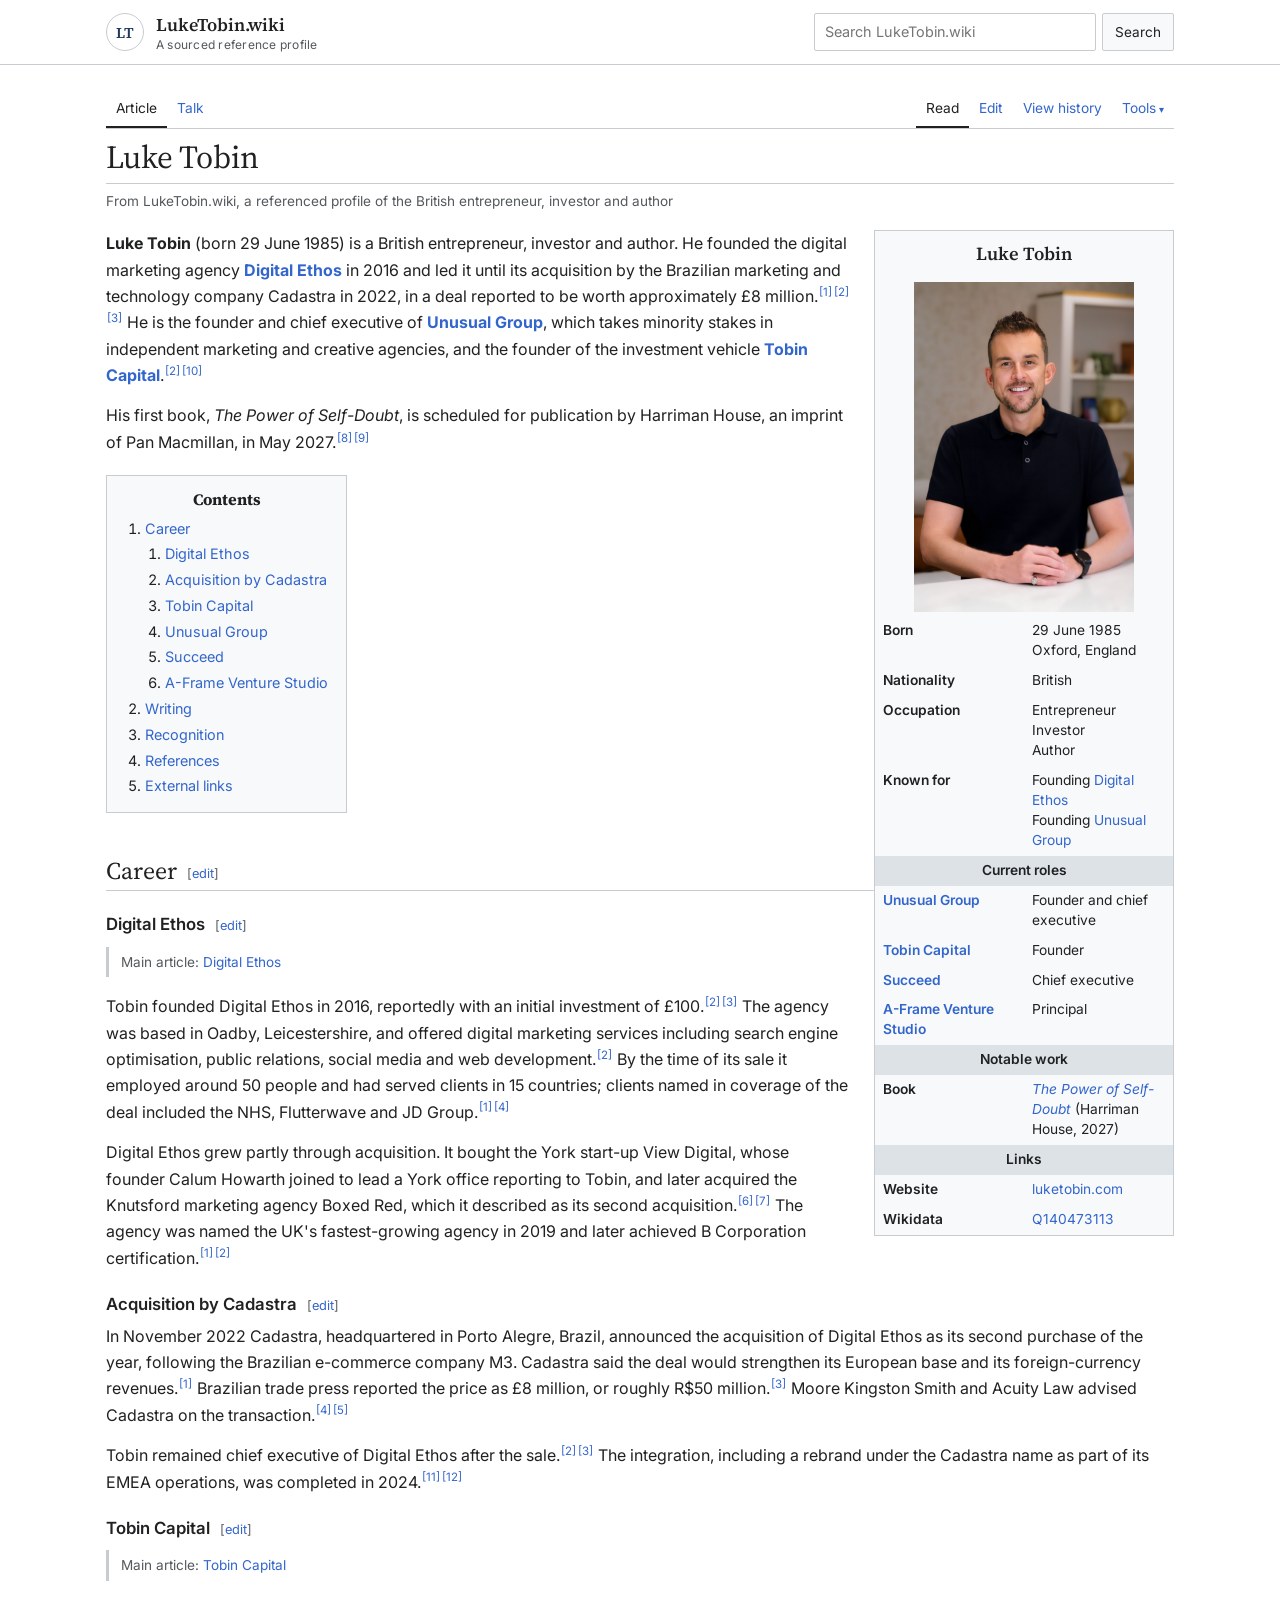
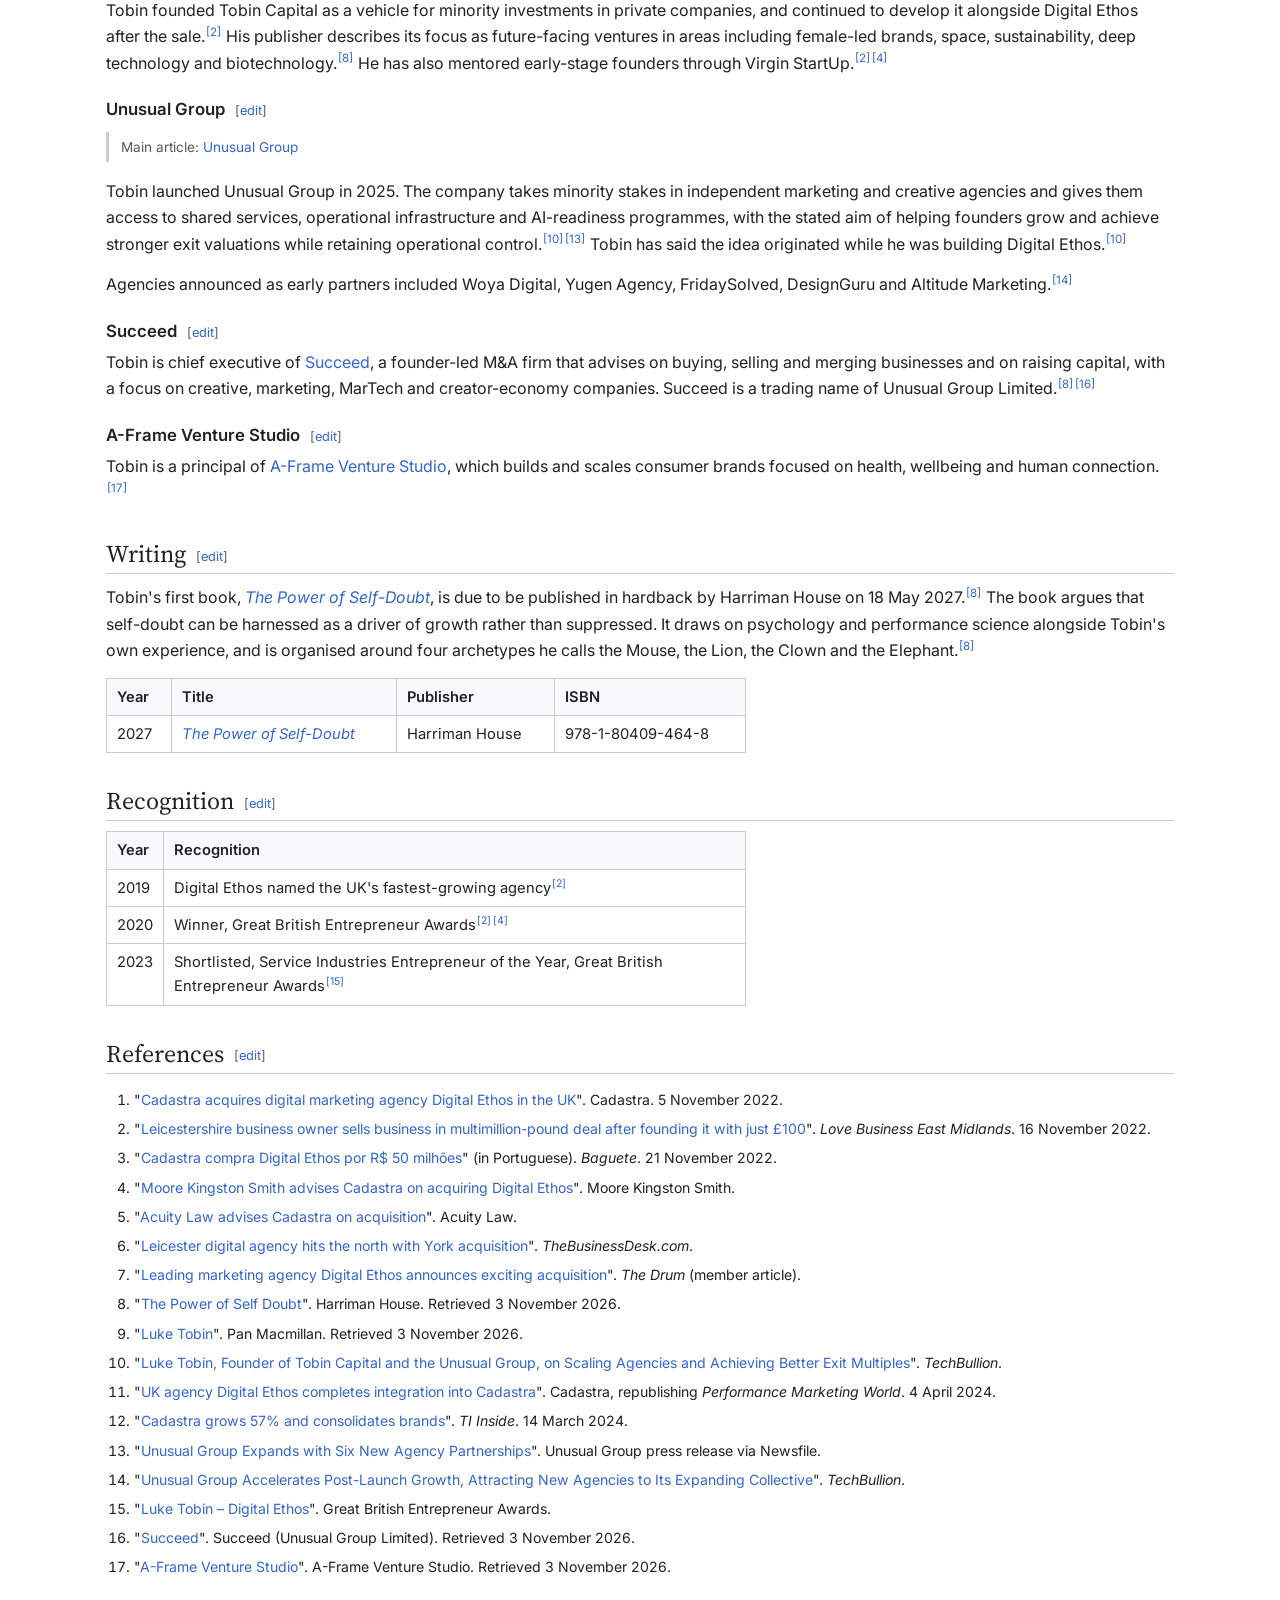
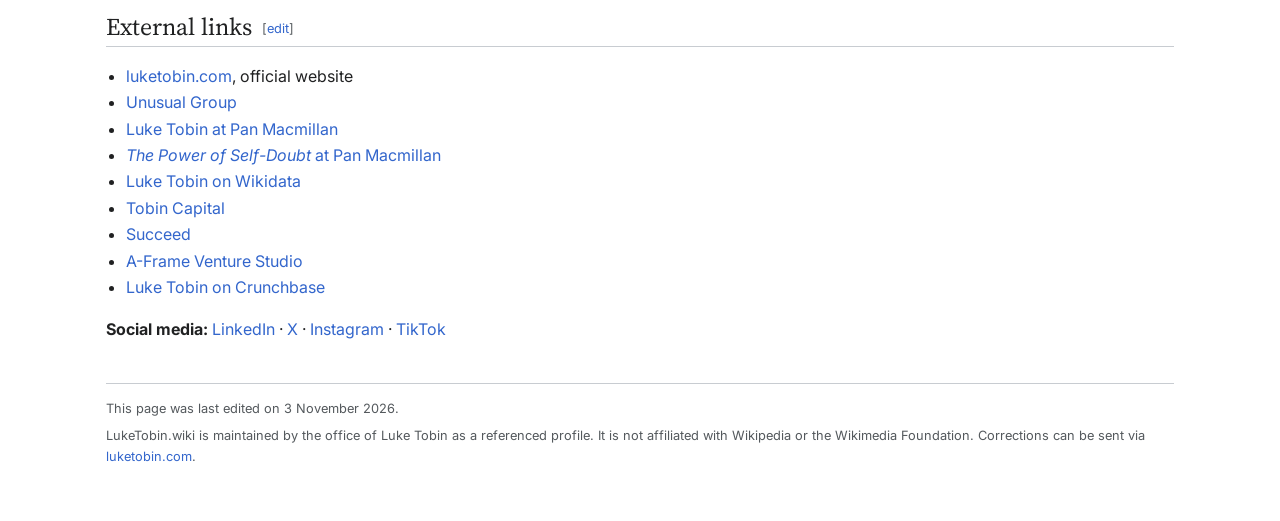
<file: index.html>
<!doctype html>
<html lang="en-GB">
<head>
<meta charset="utf-8">
<meta name="viewport" content="width=device-width, initial-scale=1">
<title>Luke Tobin — Entrepreneur, Investor and Author | LukeTobin.wiki</title>
<meta name="description" content="Luke Tobin is a British entrepreneur, investor and author. He founded the digital marketing agency Digital Ethos, acquired by Cadastra in 2022, and is founder and chief executive of Unusual Group.">
<link rel="canonical" href="https://luketobin.wiki/">
<meta property="og:type" content="profile">
<meta property="og:site_name" content="LukeTobin.wiki">
<meta property="og:title" content="Luke Tobin — Entrepreneur, Investor and Author">
<meta property="og:description" content="British entrepreneur and investor, founder of Digital Ethos (acquired by Cadastra, 2022) and Unusual Group, and author of The Power of Self-Doubt (Harriman House, 2027).">
<meta property="og:url" content="https://luketobin.wiki/">
<meta property="profile:first_name" content="Luke">
<meta property="profile:last_name" content="Tobin">
<meta property="og:image" content="https://luketobin.wiki/luke-tobin.jpg">
<meta name="twitter:card" content="summary">
<link rel="icon" href="/favicon.ico" sizes="any">
<link rel="apple-touch-icon" href="/apple-touch-icon.png">
<meta name="theme-color" content="#1f3a5f">
<link rel="preconnect" href="https://fonts.googleapis.com">
<link rel="preconnect" href="https://fonts.gstatic.com" crossorigin>
<link href="https://fonts.googleapis.com/css2?family=Source+Serif+4:opsz,wght@8..60,400;8..60,600&family=Inter:wght@400;500;600&display=swap" rel="stylesheet">

<script type="application/ld+json">
{
  "@context": "https://schema.org",
  "@graph": [
    {
      "@type": "Person",
      "@id": "https://luketobin.wiki/#person",
      "name": "Luke Tobin",
      "image": "https://luketobin.wiki/luke-tobin.jpg",
      "givenName": "Luke",
      "familyName": "Tobin",
      "birthDate": "1985-06-29",
      "birthPlace": { "@type": "Place", "name": "Oxford, England" },
      "nationality": { "@type": "Country", "name": "United Kingdom" },
      "jobTitle": "Founder and Chief Executive, Unusual Group",
      "description": "British entrepreneur, investor and author; founder of Digital Ethos and Unusual Group.",
      "url": "https://luketobin.com/",
      "worksFor": { "@id": "https://luketobin.wiki/unusual-group#org" },
      "founder": [
        { "@id": "https://luketobin.wiki/digital-ethos#org" },
        { "@id": "https://luketobin.wiki/unusual-group#org" },
        { "@id": "https://luketobin.wiki/tobin-capital#org" }
      ],
      "affiliation": [
        { "@type": "Organization", "name": "Succeed", "url": "https://www.succeed.co/", "parentOrganization": { "@id": "https://luketobin.wiki/unusual-group#org" } },
        { "@type": "Organization", "name": "A-Frame Venture Studio", "url": "https://aframeventurestudio.com/" }
      ],
      "award": [
        "Great British Entrepreneur Awards 2020",
        "Shortlisted, Service Industries Entrepreneur of the Year, Great British Entrepreneur Awards 2023"
      ],
      "knowsAbout": ["Entrepreneurship", "Mergers and acquisitions", "Marketing agencies", "Investment", "Self-doubt", "Leadership"],
      "sameAs": [
        "https://www.wikidata.org/wiki/Q140473113",
        "https://luketobin.com/",
        "https://www.linkedin.com/in/luketobin",
        "https://x.com/lukettobin",
        "https://www.instagram.com/lukettobin",
        "https://www.tiktok.com/@lukettobin",
        "https://linktr.ee/lukettobin",
        "https://www.crunchbase.com/person/luke-tobin",
        "https://www.panmacmillan.com/authors/luke-tobin/52064",
        "https://harriman-house.com/authors/luke-tobin/52064"
      ]
    },
    {
      "@type": "Book",
      "name": "The Power of Self-Doubt",
      "author": { "@id": "https://luketobin.wiki/#person" },
      "publisher": { "@type": "Organization", "name": "Harriman House" },
      "isbn": "9781804094648",
      "url": "https://www.panmacmillan.com/authors/luke-tobin/the-power-of-self-doubt/9781804094648",
      "datePublished": "2027-05-18",
      "bookFormat": "https://schema.org/Hardcover"
    },
    {
      "@type": "ProfilePage",
      "@id": "https://luketobin.wiki/#page",
      "url": "https://luketobin.wiki/",
      "name": "Luke Tobin — LukeTobin.wiki",
      "inLanguage": "en-GB",
      "mainEntity": { "@id": "https://luketobin.wiki/#person" },
      "dateModified": "2026-11-03"
    }
  ]
}
</script>

<link rel="stylesheet" href="/style.css">
</head>
<body>

<header class="top">
  <div class="top-inner">
    <div class="mark" aria-hidden="true">LT</div>
    <a class="site" href="https://luketobin.wiki/">LukeTobin.wiki<small>A sourced reference profile</small></a>
    <form class="search" role="search" action="https://www.google.com/search" method="get">
      <input type="hidden" name="as_sitesearch" value="luketobin.wiki">
      <input type="search" name="q" placeholder="Search LukeTobin.wiki" aria-label="Search LukeTobin.wiki" autocomplete="off">
      <button type="submit">Search</button>
    </form>
  </div>
</header>

<main>
<nav class="pagetabs" aria-label="Page views">
  <div class="tabgroup">
    <a class="tab active" href="/" aria-current="page">Article</a>
    <a class="tab" href="https://luketobin.com/" title="Contact the office of Luke Tobin">Talk</a>
  </div>
  <div class="tabgroup">
    <a class="tab active" href="/">Read</a>
    <a class="tab" href="https://github.com/luketobin1/luketobin-wiki/edit/main/index.html" title="Edit this page">Edit</a>
    <a class="tab" href="https://github.com/luketobin1/luketobin-wiki/commits/main/index.html" title="Past revisions of this page">View history</a>
    <details class="tools">
      <summary class="tab">Tools</summary>
      <div class="menu">
        <a href="https://github.com/luketobin1/luketobin-wiki/commits/main/index.html">Permanent link</a>
        <button type="button" data-cite>Cite this page</button>
        <button type="button" data-print>Download as PDF</button>
        <a href="/sitemap.xml">Page index</a>
      </div>
    </details>
  </div>
</nav>
<article>
<h1>Luke Tobin</h1>
<p class="tagline">From LukeTobin.wiki, a referenced profile of the British entrepreneur, investor and author</p>

<aside class="infobox" aria-label="Summary">
  <table>
    <caption>Luke Tobin</caption>
    <tr><td colspan="2" class="portrait">
      <img src="/luke-tobin.jpg" alt="Luke Tobin in 2026" width="220" height="330">
    </td></tr>
    <tr><th scope="row">Born</th><td>29 June 1985<br>Oxford, England</td></tr>
    <tr><th scope="row">Nationality</th><td>British</td></tr>
    <tr><th scope="row">Occupation</th><td>Entrepreneur<br>Investor<br>Author</td></tr>
    <tr><th scope="row">Known for</th><td>Founding <a href="/digital-ethos">Digital Ethos</a><br>Founding <a href="/unusual-group">Unusual Group</a></td></tr>
    <tr><td colspan="2" class="sec">Current roles</td></tr>
    <tr><th scope="row"><a href="/unusual-group">Unusual Group</a></th><td>Founder and chief executive</td></tr>
    <tr><th scope="row"><a href="/tobin-capital">Tobin Capital</a></th><td>Founder</td></tr>
    <tr><th scope="row"><a href="https://www.succeed.co/">Succeed</a></th><td>Chief executive</td></tr>
    <tr><th scope="row"><a href="https://aframeventurestudio.com/">A-Frame Venture Studio</a></th><td>Principal</td></tr>
    <tr><td colspan="2" class="sec">Notable work</td></tr>
    <tr><th scope="row">Book</th><td><i><a href="https://www.panmacmillan.com/authors/luke-tobin/the-power-of-self-doubt/9781804094648">The Power of Self-Doubt</a></i> (Harriman House, 2027)</td></tr>
    <tr><td colspan="2" class="sec">Links</td></tr>
    <tr><th scope="row">Website</th><td><a href="https://luketobin.com/">luketobin.com</a></td></tr>
    <tr><th scope="row">Wikidata</th><td><a href="https://www.wikidata.org/wiki/Q140473113">Q140473113</a></td></tr>
  </table>
</aside>

<p><b>Luke Tobin</b> (born 29 June 1985) is a British entrepreneur, investor and author. He founded the digital marketing agency <b><a href="/digital-ethos">Digital Ethos</a></b> in 2016 and led it until its acquisition by the Brazilian marketing and technology company Cadastra in 2022, in a deal reported to be worth approximately £8&nbsp;million.<sup class="ref"><a href="#cite-1">[1]</a></sup><sup class="ref"><a href="#cite-2">[2]</a></sup><sup class="ref"><a href="#cite-3">[3]</a></sup> He is the founder and chief executive of <b><a href="/unusual-group">Unusual Group</a></b>, which takes minority stakes in independent marketing and creative agencies, and the founder of the investment vehicle <b><a href="/tobin-capital">Tobin Capital</a></b>.<sup class="ref"><a href="#cite-2">[2]</a></sup><sup class="ref"><a href="#cite-10">[10]</a></sup></p>

<p>His first book, <i>The Power of Self-Doubt</i>, is scheduled for publication by Harriman House, an imprint of Pan Macmillan, in May 2027.<sup class="ref"><a href="#cite-8">[8]</a></sup><sup class="ref"><a href="#cite-9">[9]</a></sup></p>

<nav class="toc" aria-label="Contents">
  <strong>Contents</strong>
  <ol>
    <li><a href="#career">Career</a>
      <ol>
        <li><a href="#digital-ethos">Digital Ethos</a></li>
        <li><a href="#acquisition">Acquisition by Cadastra</a></li>
        <li><a href="#tobin-capital">Tobin Capital</a></li>
        <li><a href="#unusual-group">Unusual Group</a></li>
        <li><a href="#succeed">Succeed</a></li>
        <li><a href="#a-frame">A-Frame Venture Studio</a></li>
      </ol>
    </li>
    <li><a href="#writing">Writing</a></li>
    <li><a href="#recognition">Recognition</a></li>
    <li><a href="#references">References</a></li>
    <li><a href="#external-links">External links</a></li>
  </ol>
</nav>

<h2 id="career">Career<span class="editsection">[<a href="https://github.com/luketobin1/luketobin-wiki/edit/main/index.html" title="Edit section: Career">edit</a>]</span></h2>

<h3 id="digital-ethos">Digital Ethos<span class="editsection">[<a href="https://github.com/luketobin1/luketobin-wiki/edit/main/index.html" title="Edit section: Digital Ethos">edit</a>]</span></h3>
<p class="note">Main article: <a href="/digital-ethos">Digital Ethos</a></p>
<p>Tobin founded Digital Ethos in 2016, reportedly with an initial investment of £100.<sup class="ref"><a href="#cite-2">[2]</a></sup><sup class="ref"><a href="#cite-3">[3]</a></sup> The agency was based in Oadby, Leicestershire, and offered digital marketing services including search engine optimisation, public relations, social media and web development.<sup class="ref"><a href="#cite-2">[2]</a></sup> By the time of its sale it employed around 50 people and had served clients in 15 countries; clients named in coverage of the deal included the NHS, Flutterwave and JD Group.<sup class="ref"><a href="#cite-1">[1]</a></sup><sup class="ref"><a href="#cite-4">[4]</a></sup></p>

<p>Digital Ethos grew partly through acquisition. It bought the York start-up View Digital, whose founder Calum Howarth joined to lead a York office reporting to Tobin, and later acquired the Knutsford marketing agency Boxed Red, which it described as its second acquisition.<sup class="ref"><a href="#cite-6">[6]</a></sup><sup class="ref"><a href="#cite-7">[7]</a></sup> The agency was named the UK's fastest-growing agency in 2019 and later achieved B Corporation certification.<sup class="ref"><a href="#cite-1">[1]</a></sup><sup class="ref"><a href="#cite-2">[2]</a></sup></p>

<h3 id="acquisition">Acquisition by Cadastra<span class="editsection">[<a href="https://github.com/luketobin1/luketobin-wiki/edit/main/index.html" title="Edit section: Acquisition by Cadastra">edit</a>]</span></h3>
<p>In November 2022 Cadastra, headquartered in Porto Alegre, Brazil, announced the acquisition of Digital Ethos as its second purchase of the year, following the Brazilian e-commerce company M3. Cadastra said the deal would strengthen its European base and its foreign-currency revenues.<sup class="ref"><a href="#cite-1">[1]</a></sup> Brazilian trade press reported the price as £8&nbsp;million, or roughly R$50&nbsp;million.<sup class="ref"><a href="#cite-3">[3]</a></sup> Moore Kingston Smith and Acuity Law advised Cadastra on the transaction.<sup class="ref"><a href="#cite-4">[4]</a></sup><sup class="ref"><a href="#cite-5">[5]</a></sup></p>

<p>Tobin remained chief executive of Digital Ethos after the sale.<sup class="ref"><a href="#cite-2">[2]</a></sup><sup class="ref"><a href="#cite-3">[3]</a></sup> The integration, including a rebrand under the Cadastra name as part of its EMEA operations, was completed in 2024.<sup class="ref"><a href="#cite-11">[11]</a></sup><sup class="ref"><a href="#cite-12">[12]</a></sup></p>

<h3 id="tobin-capital">Tobin Capital<span class="editsection">[<a href="https://github.com/luketobin1/luketobin-wiki/edit/main/index.html" title="Edit section: Tobin Capital">edit</a>]</span></h3>
<p class="note">Main article: <a href="/tobin-capital">Tobin Capital</a></p>
<p>Tobin founded Tobin Capital as a vehicle for minority investments in private companies, and continued to develop it alongside Digital Ethos after the sale.<sup class="ref"><a href="#cite-2">[2]</a></sup> His publisher describes its focus as future-facing ventures in areas including female-led brands, space, sustainability, deep technology and biotechnology.<sup class="ref"><a href="#cite-8">[8]</a></sup> He has also mentored early-stage founders through Virgin StartUp.<sup class="ref"><a href="#cite-2">[2]</a></sup><sup class="ref"><a href="#cite-4">[4]</a></sup></p>

<h3 id="unusual-group">Unusual Group<span class="editsection">[<a href="https://github.com/luketobin1/luketobin-wiki/edit/main/index.html" title="Edit section: Unusual Group">edit</a>]</span></h3>
<p class="note">Main article: <a href="/unusual-group">Unusual Group</a></p>
<p>Tobin launched Unusual Group in 2025. The company takes minority stakes in independent marketing and creative agencies and gives them access to shared services, operational infrastructure and AI-readiness programmes, with the stated aim of helping founders grow and achieve stronger exit valuations while retaining operational control.<sup class="ref"><a href="#cite-10">[10]</a></sup><sup class="ref"><a href="#cite-13">[13]</a></sup> Tobin has said the idea originated while he was building Digital Ethos.<sup class="ref"><a href="#cite-10">[10]</a></sup></p>

<p>Agencies announced as early partners included Woya Digital, Yugen Agency, FridaySolved, DesignGuru and Altitude Marketing.<sup class="ref"><a href="#cite-14">[14]</a></sup></p>

<h3 id="succeed">Succeed<span class="editsection">[<a href="https://github.com/luketobin1/luketobin-wiki/edit/main/index.html" title="Edit section: Succeed">edit</a>]</span></h3>
<p>Tobin is chief executive of <a href="https://www.succeed.co/">Succeed</a>, a founder-led M&amp;A firm that advises on buying, selling and merging businesses and on raising capital, with a focus on creative, marketing, MarTech and creator-economy companies. Succeed is a trading name of Unusual Group Limited.<sup class="ref"><a href="#cite-8">[8]</a></sup><sup class="ref"><a href="#cite-16">[16]</a></sup></p>

<h3 id="a-frame">A-Frame Venture Studio<span class="editsection">[<a href="https://github.com/luketobin1/luketobin-wiki/edit/main/index.html" title="Edit section: A-Frame Venture Studio">edit</a>]</span></h3>
<p>Tobin is a principal of <a href="https://aframeventurestudio.com/">A-Frame Venture Studio</a>, which builds and scales consumer brands focused on health, wellbeing and human connection.<sup class="ref"><a href="#cite-17">[17]</a></sup></p>

<h2 id="writing">Writing<span class="editsection">[<a href="https://github.com/luketobin1/luketobin-wiki/edit/main/index.html" title="Edit section: Writing">edit</a>]</span></h2>
<p>Tobin's first book, <i><a href="https://www.panmacmillan.com/authors/luke-tobin/the-power-of-self-doubt/9781804094648">The Power of Self-Doubt</a></i>, is due to be published in hardback by Harriman House on 18 May 2027.<sup class="ref"><a href="#cite-8">[8]</a></sup> The book argues that self-doubt can be harnessed as a driver of growth rather than suppressed. It draws on psychology and performance science alongside Tobin's own experience, and is organised around four archetypes he calls the Mouse, the Lion, the Clown and the Elephant.<sup class="ref"><a href="#cite-8">[8]</a></sup></p>

<table class="data">
  <tr><th scope="col">Year</th><th scope="col">Title</th><th scope="col">Publisher</th><th scope="col" class="isbn">ISBN</th></tr>
  <tr><td>2027</td><td><i><a href="https://www.panmacmillan.com/authors/luke-tobin/the-power-of-self-doubt/9781804094648">The Power of Self-Doubt</a></i></td><td>Harriman House</td><td class="isbn">978-1-80409-464-8</td></tr>
</table>

<h2 id="recognition">Recognition<span class="editsection">[<a href="https://github.com/luketobin1/luketobin-wiki/edit/main/index.html" title="Edit section: Recognition">edit</a>]</span></h2>
<table class="data">
  <tr><th scope="col">Year</th><th scope="col">Recognition</th></tr>
  <tr><td>2019</td><td>Digital Ethos named the UK's fastest-growing agency<sup class="ref"><a href="#cite-2">[2]</a></sup></td></tr>
  <tr><td>2020</td><td>Winner, Great British Entrepreneur Awards<sup class="ref"><a href="#cite-2">[2]</a></sup><sup class="ref"><a href="#cite-4">[4]</a></sup></td></tr>
  <tr><td>2023</td><td>Shortlisted, Service Industries Entrepreneur of the Year, Great British Entrepreneur Awards<sup class="ref"><a href="#cite-15">[15]</a></sup></td></tr>
</table>

<h2 id="references">References<span class="editsection">[<a href="https://github.com/luketobin1/luketobin-wiki/edit/main/index.html" title="Edit section: References">edit</a>]</span></h2>
<ol class="refs">
  <li id="cite-1">"<a href="https://cadastra.com/en/whats-on/news/cadastra-acquires-digital-marketing-agency-digital-ethos">Cadastra acquires digital marketing agency Digital Ethos in the UK</a>". Cadastra. 5 November 2022.</li>
  <li id="cite-2">"<a href="https://www.lovebusinesseastmidlands.com/love-business-news/2022/11/16/leicestershire-business-owner-sells-business-in-multimillion-pound-deal-after-founding-it-with-just-100/">Leicestershire business owner sells business in multimillion-pound deal after founding it with just £100</a>". <i>Love Business East Midlands</i>. 16 November 2022.</li>
  <li id="cite-3">"<a href="https://www.baguete.com.br/noticias/cadastra-compra-digital-ethos-por-r-50-milhoes">Cadastra compra Digital Ethos por R$ 50 milhões</a>" (in Portuguese). <i>Baguete</i>. 21 November 2022.</li>
  <li id="cite-4">"<a href="https://mooreks.co.uk/insights/moore-kingston-smith-advises-cadastra-on-acquiring-digital-ethos/">Moore Kingston Smith advises Cadastra on acquiring Digital Ethos</a>". Moore Kingston Smith.</li>
  <li id="cite-5">"<a href="https://acuitylaw.com/?p=27034">Acuity Law advises Cadastra on acquisition</a>". Acuity Law.</li>
  <li id="cite-6">"<a href="https://www.thebusinessdesk.com/eastmidlands/?p=2038084">Leicester digital agency hits the north with York acquisition</a>". <i>TheBusinessDesk.com</i>.</li>
  <li id="cite-7">"<a href="https://www.thedrum.com/profile/digital-ethos/news/leading-marketing-agency-digital-ethos-announces-exciting-acquisition">Leading marketing agency Digital Ethos announces exciting acquisition</a>". <i>The Drum</i> (member article).</li>
  <li id="cite-8">"<a href="https://harriman-house.com/authors/luke-tobin/the-power-of-self-doubt/9781804094648">The Power of Self Doubt</a>". Harriman House. Retrieved 3 November 2026.</li>
  <li id="cite-9">"<a href="https://www.panmacmillan.com/authors/luke-tobin/52064">Luke Tobin</a>". Pan Macmillan. Retrieved 3 November 2026.</li>
  <li id="cite-10">"<a href="https://techbullion.com/luke-tobin-founder-of-tobin-capital-and-the-unusual-group-on-scaling-agencies-and-achieving-better-exit-multiples/">Luke Tobin, Founder of Tobin Capital and the Unusual Group, on Scaling Agencies and Achieving Better Exit Multiples</a>". <i>TechBullion</i>.</li>
  <li id="cite-11">"<a href="https://cadastra.com/en/whats-on/news/uk-agency-digital-ethos-completes-integration-into-cadastra">UK agency Digital Ethos completes integration into Cadastra</a>". Cadastra, republishing <i>Performance Marketing World</i>. 4 April 2024.</li>
  <li id="cite-12">"<a href="https://tiinside.com.br/en/14/03/2024/cadastra-cresce-57-e-consolida-marcas/">Cadastra grows 57% and consolidates brands</a>". <i>TI Inside</i>. 14 March 2024.</li>
  <li id="cite-13">"<a href="https://www.newsfilecorp.com/release/270129">Unusual Group Expands with Six New Agency Partnerships</a>". Unusual Group press release via Newsfile.</li>
  <li id="cite-14">"<a href="https://techbullion.com/unusual-group-accelerates-post-launch-growth-attracting-new-agencies-to-its-expanding-collective/">Unusual Group Accelerates Post-Launch Growth, Attracting New Agencies to Its Expanding Collective</a>". <i>TechBullion</i>.</li>
  <li id="cite-15">"<a href="https://greatbritishentrepreneurawards.com/?p=6168">Luke Tobin – Digital Ethos</a>". Great British Entrepreneur Awards.</li>
  <li id="cite-16">"<a href="https://www.succeed.co/">Succeed</a>". Succeed (Unusual Group Limited). Retrieved 3 November 2026.</li>
  <li id="cite-17">"<a href="https://aframeventurestudio.com/">A-Frame Venture Studio</a>". A-Frame Venture Studio. Retrieved 3 November 2026.</li>
</ol>

<h2 id="external-links">External links<span class="editsection">[<a href="https://github.com/luketobin1/luketobin-wiki/edit/main/index.html" title="Edit section: External links">edit</a>]</span></h2>
<ul class="links">
  <li><a href="https://luketobin.com/">luketobin.com</a>, official website</li>
  <li><a href="https://www.unusualgroup.com/">Unusual Group</a></li>
  <li><a href="https://www.panmacmillan.com/authors/luke-tobin/52064">Luke Tobin at Pan Macmillan</a></li>
  <li><a href="https://www.panmacmillan.com/authors/luke-tobin/the-power-of-self-doubt/9781804094648"><i>The Power of Self-Doubt</i> at Pan Macmillan</a></li>
  <li><a href="https://www.wikidata.org/wiki/Q140473113">Luke Tobin on Wikidata</a></li>
  <li><a href="https://www.tobincapital.co.uk/">Tobin Capital</a></li>
  <li><a href="https://www.succeed.co/">Succeed</a></li>
  <li><a href="https://aframeventurestudio.com/">A-Frame Venture Studio</a></li>
  <li><a href="https://www.crunchbase.com/person/luke-tobin">Luke Tobin on Crunchbase</a></li>
</ul>
<p><b>Social media:</b> <a href="https://www.linkedin.com/in/luketobin" rel="me">LinkedIn</a> · <a href="https://x.com/lukettobin" rel="me">X</a> · <a href="https://www.instagram.com/lukettobin" rel="me">Instagram</a> · <a href="https://www.tiktok.com/@lukettobin" rel="me">TikTok</a></p>
</article>

<footer>
  <p>This page was last edited on 3 November 2026.</p>
  <p>LukeTobin.wiki is maintained by the office of Luke Tobin as a referenced profile. It is not affiliated with Wikipedia or the Wikimedia Foundation. Corrections can be sent via <a href="https://luketobin.com/">luketobin.com</a>.</p>
</footer>
</main>
<dialog class="cite" id="cite-dialog"><h2>Cite this page</h2><p id="cite-text"></p><form method="dialog"><button>Close</button></form></dialog>
<script src="/site.js" defer></script>
</body>
</html>
</file>
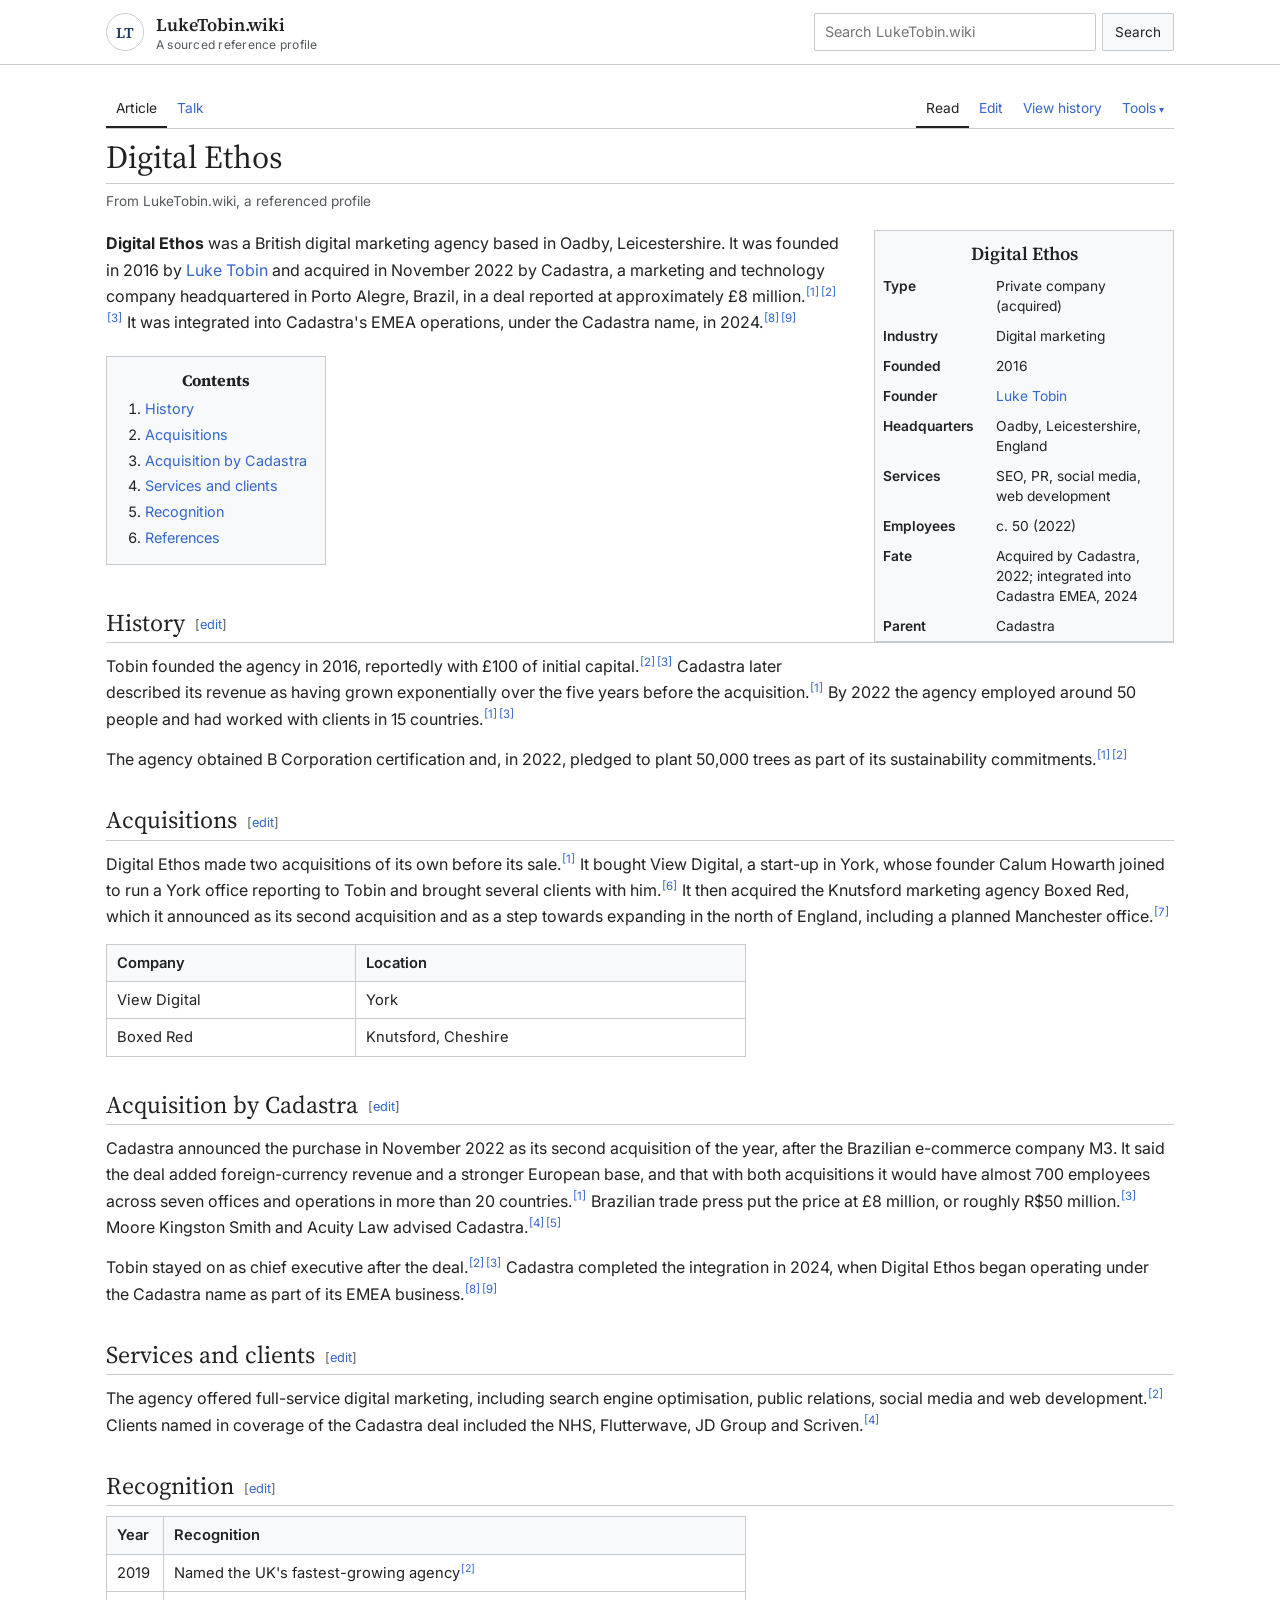
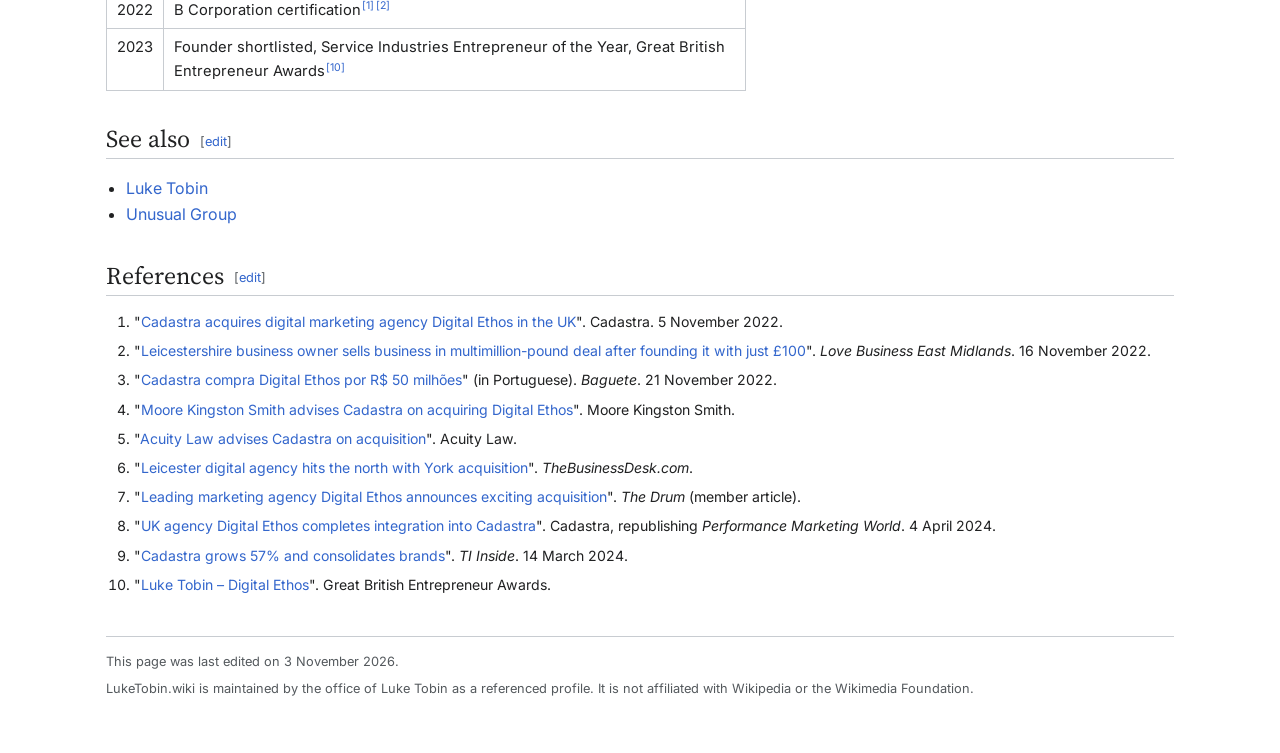
<file: digital-ethos.html>
<!doctype html>
<html lang="en-GB">
<head>
<meta charset="utf-8">
<meta name="viewport" content="width=device-width, initial-scale=1">
<title>Digital Ethos — UK Digital Marketing Agency Acquired by Cadastra | LukeTobin.wiki</title>
<meta name="description" content="Digital Ethos was a Leicestershire digital marketing agency founded by Luke Tobin in 2016 and acquired by Cadastra in 2022, before integrating into Cadastra's EMEA operations in 2024.">
<link rel="canonical" href="https://luketobin.wiki/digital-ethos">
<meta property="og:type" content="article">
<meta property="og:site_name" content="LukeTobin.wiki">
<meta property="og:title" content="Digital Ethos">
<meta property="og:description" content="Leicestershire digital marketing agency founded by Luke Tobin in 2016; acquired by Cadastra in 2022.">
<meta property="og:url" content="https://luketobin.wiki/digital-ethos">
<link rel="icon" href="/favicon.ico" sizes="any">
<link rel="apple-touch-icon" href="/apple-touch-icon.png">
<meta name="theme-color" content="#1f3a5f">
<link rel="preconnect" href="https://fonts.googleapis.com">
<link rel="preconnect" href="https://fonts.gstatic.com" crossorigin>
<link href="https://fonts.googleapis.com/css2?family=Source+Serif+4:opsz,wght@8..60,400;8..60,600&family=Inter:wght@400;500;600&display=swap" rel="stylesheet">
<script type="application/ld+json">
{
  "@context": "https://schema.org",
  "@graph": [
    {
      "@type": "Organization",
      "@id": "https://luketobin.wiki/digital-ethos#org",
      "name": "Digital Ethos",
      "description": "UK digital marketing agency founded in 2016 and acquired by Cadastra in 2022.",
      "foundingDate": "2016",
      "founder": { "@id": "https://luketobin.wiki/#person" },
      "location": { "@type": "Place", "name": "Oadby, Leicestershire, England" },
      "knowsAbout": ["Search engine optimisation", "Digital PR", "Social media marketing", "Web development"],
      "parentOrganization": { "@type": "Organization", "name": "Cadastra", "url": "https://cadastra.com/" }
    },
    {
      "@type": "WebPage",
      "url": "https://luketobin.wiki/digital-ethos",
      "name": "Digital Ethos — LukeTobin.wiki",
      "inLanguage": "en-GB",
      "about": { "@id": "https://luketobin.wiki/digital-ethos#org" },
      "isPartOf": { "@type": "WebSite", "url": "https://luketobin.wiki/", "name": "LukeTobin.wiki" },
      "dateModified": "2026-11-03"
    }
  ]
}
</script>
<link rel="stylesheet" href="/style.css">
</head>
<body>
<header class="top">
  <div class="top-inner">
    <div class="mark" aria-hidden="true">LT</div>
    <a class="site" href="/">LukeTobin.wiki<small>A sourced reference profile</small></a>
    <form class="search" role="search" action="https://www.google.com/search" method="get">
      <input type="hidden" name="as_sitesearch" value="luketobin.wiki">
      <input type="search" name="q" placeholder="Search LukeTobin.wiki" aria-label="Search LukeTobin.wiki" autocomplete="off">
      <button type="submit">Search</button>
    </form>
  </div>
</header>

<main>
<nav class="pagetabs" aria-label="Page views">
  <div class="tabgroup">
    <a class="tab active" href="/digital-ethos" aria-current="page">Article</a>
    <a class="tab" href="https://luketobin.com/" title="Contact the office of Luke Tobin">Talk</a>
  </div>
  <div class="tabgroup">
    <a class="tab active" href="/digital-ethos">Read</a>
    <a class="tab" href="https://github.com/luketobin1/luketobin-wiki/edit/main/digital-ethos.html" title="Edit this page">Edit</a>
    <a class="tab" href="https://github.com/luketobin1/luketobin-wiki/commits/main/digital-ethos.html" title="Past revisions of this page">View history</a>
    <details class="tools">
      <summary class="tab">Tools</summary>
      <div class="menu">
        <a href="https://github.com/luketobin1/luketobin-wiki/commits/main/digital-ethos.html">Permanent link</a>
        <button type="button" data-cite>Cite this page</button>
        <button type="button" data-print>Download as PDF</button>
        <a href="/sitemap.xml">Page index</a>
      </div>
    </details>
  </div>
</nav>
<article>
<h1>Digital Ethos</h1>
<p class="tagline">From LukeTobin.wiki, a referenced profile</p>

<aside class="infobox" aria-label="Summary">
  <table>
    <caption>Digital Ethos</caption>
    <tr><th scope="row">Type</th><td>Private company (acquired)</td></tr>
    <tr><th scope="row">Industry</th><td>Digital marketing</td></tr>
    <tr><th scope="row">Founded</th><td>2016</td></tr>
    <tr><th scope="row">Founder</th><td><a href="/">Luke Tobin</a></td></tr>
    <tr><th scope="row">Headquarters</th><td>Oadby, Leicestershire, England</td></tr>
    <tr><th scope="row">Services</th><td>SEO, PR, social media, web development</td></tr>
    <tr><th scope="row">Employees</th><td>c. 50 (2022)</td></tr>
    <tr><th scope="row">Fate</th><td>Acquired by Cadastra, 2022; integrated into Cadastra EMEA, 2024</td></tr>
    <tr><th scope="row">Parent</th><td>Cadastra</td></tr>
  </table>
</aside>

<p><b>Digital Ethos</b> was a British digital marketing agency based in Oadby, Leicestershire. It was founded in 2016 by <a href="/">Luke Tobin</a> and acquired in November 2022 by Cadastra, a marketing and technology company headquartered in Porto Alegre, Brazil, in a deal reported at approximately £8&nbsp;million.<sup class="ref"><a href="#cite-1">[1]</a></sup><sup class="ref"><a href="#cite-2">[2]</a></sup><sup class="ref"><a href="#cite-3">[3]</a></sup> It was integrated into Cadastra's EMEA operations, under the Cadastra name, in 2024.<sup class="ref"><a href="#cite-8">[8]</a></sup><sup class="ref"><a href="#cite-9">[9]</a></sup></p>

<nav class="toc" aria-label="Contents">
  <strong>Contents</strong>
  <ol>
    <li><a href="#history">History</a></li>
    <li><a href="#acquisitions">Acquisitions</a></li>
    <li><a href="#cadastra">Acquisition by Cadastra</a></li>
    <li><a href="#services">Services and clients</a></li>
    <li><a href="#recognition">Recognition</a></li>
    <li><a href="#references">References</a></li>
  </ol>
</nav>

<h2 id="history">History<span class="editsection">[<a href="https://github.com/luketobin1/luketobin-wiki/edit/main/digital-ethos.html" title="Edit section: History">edit</a>]</span></h2>
<p>Tobin founded the agency in 2016, reportedly with £100 of initial capital.<sup class="ref"><a href="#cite-2">[2]</a></sup><sup class="ref"><a href="#cite-3">[3]</a></sup> Cadastra later described its revenue as having grown exponentially over the five years before the acquisition.<sup class="ref"><a href="#cite-1">[1]</a></sup> By 2022 the agency employed around 50 people and had worked with clients in 15 countries.<sup class="ref"><a href="#cite-1">[1]</a></sup><sup class="ref"><a href="#cite-3">[3]</a></sup></p>

<p>The agency obtained B Corporation certification and, in 2022, pledged to plant 50,000 trees as part of its sustainability commitments.<sup class="ref"><a href="#cite-1">[1]</a></sup><sup class="ref"><a href="#cite-2">[2]</a></sup></p>

<h2 id="acquisitions">Acquisitions<span class="editsection">[<a href="https://github.com/luketobin1/luketobin-wiki/edit/main/digital-ethos.html" title="Edit section: Acquisitions">edit</a>]</span></h2>
<p>Digital Ethos made two acquisitions of its own before its sale.<sup class="ref"><a href="#cite-1">[1]</a></sup> It bought View Digital, a start-up in York, whose founder Calum Howarth joined to run a York office reporting to Tobin and brought several clients with him.<sup class="ref"><a href="#cite-6">[6]</a></sup> It then acquired the Knutsford marketing agency Boxed Red, which it announced as its second acquisition and as a step towards expanding in the north of England, including a planned Manchester office.<sup class="ref"><a href="#cite-7">[7]</a></sup></p>

<table class="data">
  <tr><th scope="col">Company</th><th scope="col">Location</th></tr>
  <tr><td>View Digital</td><td>York</td></tr>
  <tr><td>Boxed Red</td><td>Knutsford, Cheshire</td></tr>
</table>

<h2 id="cadastra">Acquisition by Cadastra<span class="editsection">[<a href="https://github.com/luketobin1/luketobin-wiki/edit/main/digital-ethos.html" title="Edit section: Acquisition by Cadastra">edit</a>]</span></h2>
<p>Cadastra announced the purchase in November 2022 as its second acquisition of the year, after the Brazilian e-commerce company M3. It said the deal added foreign-currency revenue and a stronger European base, and that with both acquisitions it would have almost 700 employees across seven offices and operations in more than 20 countries.<sup class="ref"><a href="#cite-1">[1]</a></sup> Brazilian trade press put the price at £8&nbsp;million, or roughly R$50&nbsp;million.<sup class="ref"><a href="#cite-3">[3]</a></sup> Moore Kingston Smith and Acuity Law advised Cadastra.<sup class="ref"><a href="#cite-4">[4]</a></sup><sup class="ref"><a href="#cite-5">[5]</a></sup></p>

<p>Tobin stayed on as chief executive after the deal.<sup class="ref"><a href="#cite-2">[2]</a></sup><sup class="ref"><a href="#cite-3">[3]</a></sup> Cadastra completed the integration in 2024, when Digital Ethos began operating under the Cadastra name as part of its EMEA business.<sup class="ref"><a href="#cite-8">[8]</a></sup><sup class="ref"><a href="#cite-9">[9]</a></sup></p>

<h2 id="services">Services and clients<span class="editsection">[<a href="https://github.com/luketobin1/luketobin-wiki/edit/main/digital-ethos.html" title="Edit section: Services and clients">edit</a>]</span></h2>
<p>The agency offered full-service digital marketing, including search engine optimisation, public relations, social media and web development.<sup class="ref"><a href="#cite-2">[2]</a></sup> Clients named in coverage of the Cadastra deal included the NHS, Flutterwave, JD Group and Scriven.<sup class="ref"><a href="#cite-4">[4]</a></sup></p>

<h2 id="recognition">Recognition<span class="editsection">[<a href="https://github.com/luketobin1/luketobin-wiki/edit/main/digital-ethos.html" title="Edit section: Recognition">edit</a>]</span></h2>
<table class="data">
  <tr><th scope="col">Year</th><th scope="col">Recognition</th></tr>
  <tr><td>2019</td><td>Named the UK's fastest-growing agency<sup class="ref"><a href="#cite-2">[2]</a></sup></td></tr>
  <tr><td>2022</td><td>B Corporation certification<sup class="ref"><a href="#cite-1">[1]</a></sup><sup class="ref"><a href="#cite-2">[2]</a></sup></td></tr>
  <tr><td>2023</td><td>Founder shortlisted, Service Industries Entrepreneur of the Year, Great British Entrepreneur Awards<sup class="ref"><a href="#cite-10">[10]</a></sup></td></tr>
</table>

<h2 id="see-also">See also<span class="editsection">[<a href="https://github.com/luketobin1/luketobin-wiki/edit/main/digital-ethos.html" title="Edit section: See also">edit</a>]</span></h2>
<ul class="links">
  <li><a href="/">Luke Tobin</a></li>
  <li><a href="/unusual-group">Unusual Group</a></li>
</ul>

<h2 id="references">References<span class="editsection">[<a href="https://github.com/luketobin1/luketobin-wiki/edit/main/digital-ethos.html" title="Edit section: References">edit</a>]</span></h2>
<ol class="refs">
  <li id="cite-1">"<a href="https://cadastra.com/en/whats-on/news/cadastra-acquires-digital-marketing-agency-digital-ethos">Cadastra acquires digital marketing agency Digital Ethos in the UK</a>". Cadastra. 5 November 2022.</li>
  <li id="cite-2">"<a href="https://www.lovebusinesseastmidlands.com/love-business-news/2022/11/16/leicestershire-business-owner-sells-business-in-multimillion-pound-deal-after-founding-it-with-just-100/">Leicestershire business owner sells business in multimillion-pound deal after founding it with just £100</a>". <i>Love Business East Midlands</i>. 16 November 2022.</li>
  <li id="cite-3">"<a href="https://www.baguete.com.br/noticias/cadastra-compra-digital-ethos-por-r-50-milhoes">Cadastra compra Digital Ethos por R$ 50 milhões</a>" (in Portuguese). <i>Baguete</i>. 21 November 2022.</li>
  <li id="cite-4">"<a href="https://mooreks.co.uk/insights/moore-kingston-smith-advises-cadastra-on-acquiring-digital-ethos/">Moore Kingston Smith advises Cadastra on acquiring Digital Ethos</a>". Moore Kingston Smith.</li>
  <li id="cite-5">"<a href="https://acuitylaw.com/?p=27034">Acuity Law advises Cadastra on acquisition</a>". Acuity Law.</li>
  <li id="cite-6">"<a href="https://www.thebusinessdesk.com/eastmidlands/?p=2038084">Leicester digital agency hits the north with York acquisition</a>". <i>TheBusinessDesk.com</i>.</li>
  <li id="cite-7">"<a href="https://www.thedrum.com/profile/digital-ethos/news/leading-marketing-agency-digital-ethos-announces-exciting-acquisition">Leading marketing agency Digital Ethos announces exciting acquisition</a>". <i>The Drum</i> (member article).</li>
  <li id="cite-8">"<a href="https://cadastra.com/en/whats-on/news/uk-agency-digital-ethos-completes-integration-into-cadastra">UK agency Digital Ethos completes integration into Cadastra</a>". Cadastra, republishing <i>Performance Marketing World</i>. 4 April 2024.</li>
  <li id="cite-9">"<a href="https://tiinside.com.br/en/14/03/2024/cadastra-cresce-57-e-consolida-marcas/">Cadastra grows 57% and consolidates brands</a>". <i>TI Inside</i>. 14 March 2024.</li>
  <li id="cite-10">"<a href="https://greatbritishentrepreneurawards.com/?p=6168">Luke Tobin – Digital Ethos</a>". Great British Entrepreneur Awards.</li>
</ol>
</article>

<footer>
  <p>This page was last edited on 3 November 2026.</p>
  <p>LukeTobin.wiki is maintained by the office of Luke Tobin as a referenced profile. It is not affiliated with Wikipedia or the Wikimedia Foundation.</p>
</footer>
</main>
<dialog class="cite" id="cite-dialog"><h2>Cite this page</h2><p id="cite-text"></p><form method="dialog"><button>Close</button></form></dialog>
<script src="/site.js" defer></script>
</body>
</html>
</file>
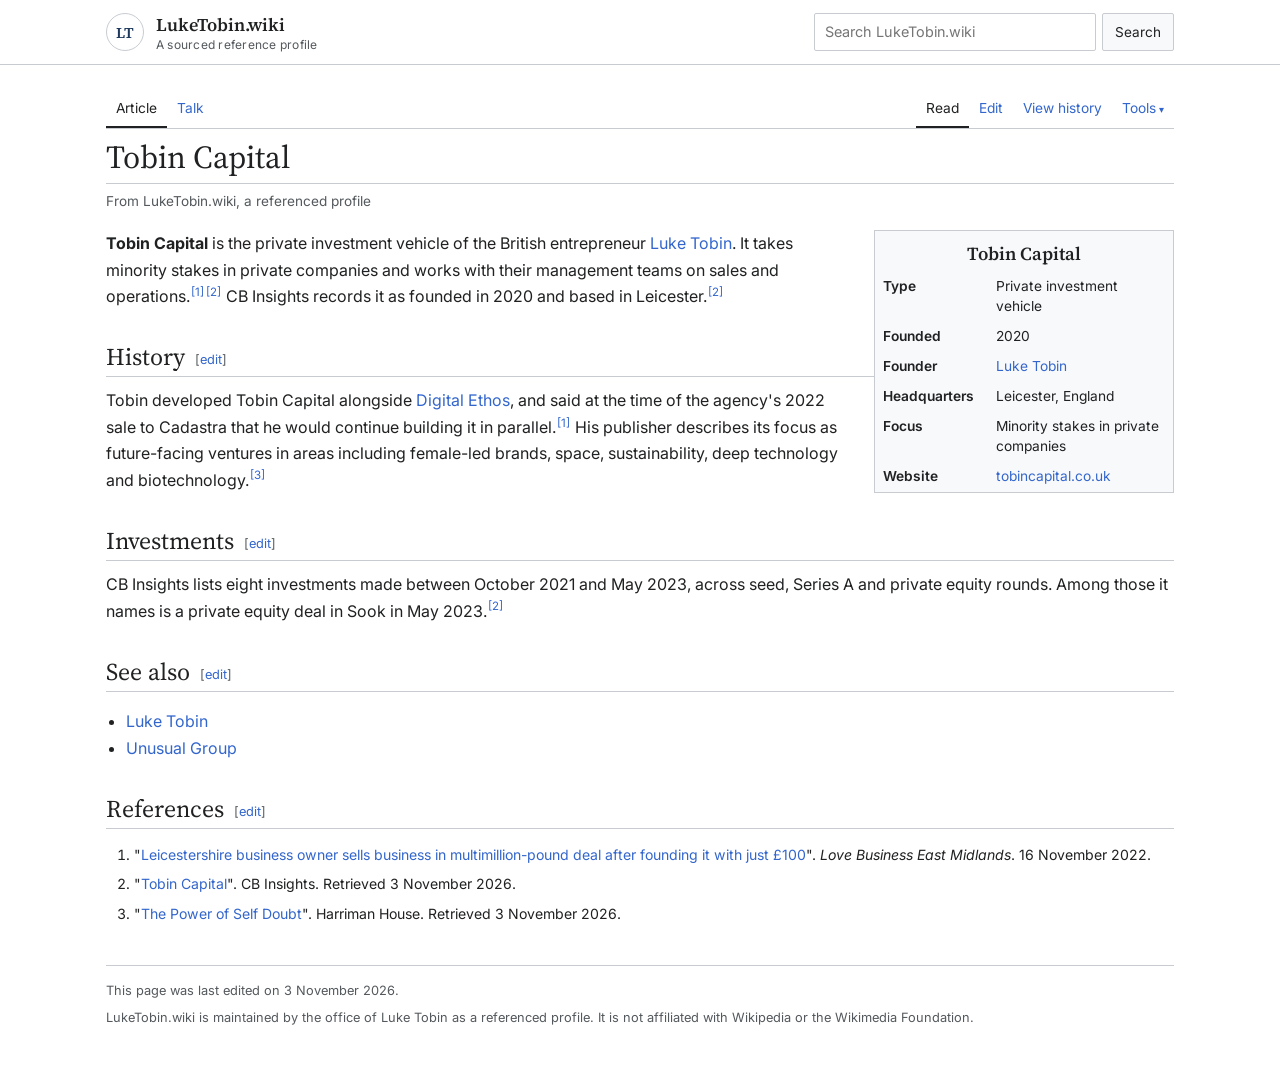
<file: tobin-capital.html>
<!doctype html>
<html lang="en-GB">
<head>
<meta charset="utf-8">
<meta name="viewport" content="width=device-width, initial-scale=1">
<title>Tobin Capital — Luke Tobin's Investment Vehicle | LukeTobin.wiki</title>
<meta name="description" content="Tobin Capital is the private investment vehicle of Luke Tobin, taking minority stakes in private companies across sectors including female-led brands, space, sustainability, deep technology and biotechnology.">
<link rel="canonical" href="https://luketobin.wiki/tobin-capital">
<meta property="og:type" content="article">
<meta property="og:site_name" content="LukeTobin.wiki">
<meta property="og:title" content="Tobin Capital">
<meta property="og:description" content="Luke Tobin's private investment vehicle, taking minority stakes in private companies.">
<meta property="og:url" content="https://luketobin.wiki/tobin-capital">
<link rel="icon" href="/favicon.ico" sizes="any">
<link rel="apple-touch-icon" href="/apple-touch-icon.png">
<meta name="theme-color" content="#1f3a5f">
<link rel="preconnect" href="https://fonts.googleapis.com">
<link rel="preconnect" href="https://fonts.gstatic.com" crossorigin>
<link href="https://fonts.googleapis.com/css2?family=Source+Serif+4:opsz,wght@8..60,400;8..60,600&family=Inter:wght@400;500;600&display=swap" rel="stylesheet">
<script type="application/ld+json">
{
  "@context": "https://schema.org",
  "@graph": [
    {
      "@type": "Organization",
      "@id": "https://luketobin.wiki/tobin-capital#org",
      "name": "Tobin Capital",
      "url": "https://www.tobincapital.co.uk/",
      "sameAs": ["https://www.tobincapital.co.uk/", "https://www.cbinsights.com/investor/tobin-capital"],
      "description": "Private investment vehicle of Luke Tobin, taking minority stakes in private companies.",
      "foundingDate": "2020",
      "founder": { "@id": "https://luketobin.wiki/#person" },
      "location": { "@type": "Place", "name": "Leicester, England" }
    },
    {
      "@type": "WebPage",
      "url": "https://luketobin.wiki/tobin-capital",
      "name": "Tobin Capital — LukeTobin.wiki",
      "inLanguage": "en-GB",
      "about": { "@id": "https://luketobin.wiki/tobin-capital#org" },
      "isPartOf": { "@type": "WebSite", "url": "https://luketobin.wiki/", "name": "LukeTobin.wiki" },
      "dateModified": "2026-11-03"
    }
  ]
}
</script>
<link rel="stylesheet" href="/style.css">
</head>
<body>
<header class="top">
  <div class="top-inner">
    <div class="mark" aria-hidden="true">LT</div>
    <a class="site" href="/">LukeTobin.wiki<small>A sourced reference profile</small></a>
    <form class="search" role="search" action="https://www.google.com/search" method="get">
      <input type="hidden" name="as_sitesearch" value="luketobin.wiki">
      <input type="search" name="q" placeholder="Search LukeTobin.wiki" aria-label="Search LukeTobin.wiki" autocomplete="off">
      <button type="submit">Search</button>
    </form>
  </div>
</header>

<main>
<nav class="pagetabs" aria-label="Page views">
  <div class="tabgroup">
    <a class="tab active" href="/tobin-capital" aria-current="page">Article</a>
    <a class="tab" href="https://luketobin.com/" title="Contact the office of Luke Tobin">Talk</a>
  </div>
  <div class="tabgroup">
    <a class="tab active" href="/tobin-capital">Read</a>
    <a class="tab" href="https://github.com/luketobin1/luketobin-wiki/edit/main/tobin-capital.html" title="Edit this page">Edit</a>
    <a class="tab" href="https://github.com/luketobin1/luketobin-wiki/commits/main/tobin-capital.html" title="Past revisions of this page">View history</a>
    <details class="tools">
      <summary class="tab">Tools</summary>
      <div class="menu">
        <a href="https://github.com/luketobin1/luketobin-wiki/commits/main/tobin-capital.html">Permanent link</a>
        <button type="button" data-cite>Cite this page</button>
        <button type="button" data-print>Download as PDF</button>
        <a href="/sitemap.xml">Page index</a>
      </div>
    </details>
  </div>
</nav>
<article>
<h1>Tobin Capital</h1>
<p class="tagline">From LukeTobin.wiki, a referenced profile</p>

<aside class="infobox" aria-label="Summary">
  <table>
    <caption>Tobin Capital</caption>
    <tr><th scope="row">Type</th><td>Private investment vehicle</td></tr>
    <tr><th scope="row">Founded</th><td>2020</td></tr>
    <tr><th scope="row">Founder</th><td><a href="/">Luke Tobin</a></td></tr>
    <tr><th scope="row">Headquarters</th><td>Leicester, England</td></tr>
    <tr><th scope="row">Focus</th><td>Minority stakes in private companies</td></tr>
    <tr><th scope="row">Website</th><td><a href="https://www.tobincapital.co.uk/">tobincapital.co.uk</a></td></tr>
  </table>
</aside>

<p><b>Tobin Capital</b> is the private investment vehicle of the British entrepreneur <a href="/">Luke Tobin</a>. It takes minority stakes in private companies and works with their management teams on sales and operations.<sup class="ref"><a href="#cite-1">[1]</a></sup><sup class="ref"><a href="#cite-2">[2]</a></sup> CB Insights records it as founded in 2020 and based in Leicester.<sup class="ref"><a href="#cite-2">[2]</a></sup></p>

<h2 id="history">History<span class="editsection">[<a href="https://github.com/luketobin1/luketobin-wiki/edit/main/tobin-capital.html" title="Edit section: History">edit</a>]</span></h2>
<p>Tobin developed Tobin Capital alongside <a href="/digital-ethos">Digital Ethos</a>, and said at the time of the agency's 2022 sale to Cadastra that he would continue building it in parallel.<sup class="ref"><a href="#cite-1">[1]</a></sup> His publisher describes its focus as future-facing ventures in areas including female-led brands, space, sustainability, deep technology and biotechnology.<sup class="ref"><a href="#cite-3">[3]</a></sup></p>

<h2 id="investments">Investments<span class="editsection">[<a href="https://github.com/luketobin1/luketobin-wiki/edit/main/tobin-capital.html" title="Edit section: Investments">edit</a>]</span></h2>
<p>CB Insights lists eight investments made between October 2021 and May 2023, across seed, Series A and private equity rounds. Among those it names is a private equity deal in Sook in May 2023.<sup class="ref"><a href="#cite-2">[2]</a></sup></p>

<h2 id="see-also">See also<span class="editsection">[<a href="https://github.com/luketobin1/luketobin-wiki/edit/main/tobin-capital.html" title="Edit section: See also">edit</a>]</span></h2>
<ul class="links">
  <li><a href="/">Luke Tobin</a></li>
  <li><a href="/unusual-group">Unusual Group</a></li>
</ul>

<h2 id="references">References<span class="editsection">[<a href="https://github.com/luketobin1/luketobin-wiki/edit/main/tobin-capital.html" title="Edit section: References">edit</a>]</span></h2>
<ol class="refs">
  <li id="cite-1">"<a href="https://www.lovebusinesseastmidlands.com/love-business-news/2022/11/16/leicestershire-business-owner-sells-business-in-multimillion-pound-deal-after-founding-it-with-just-100/">Leicestershire business owner sells business in multimillion-pound deal after founding it with just £100</a>". <i>Love Business East Midlands</i>. 16 November 2022.</li>
  <li id="cite-2">"<a href="https://www.cbinsights.com/investor/tobin-capital">Tobin Capital</a>". CB Insights. Retrieved 3 November 2026.</li>
  <li id="cite-3">"<a href="https://harriman-house.com/authors/luke-tobin/the-power-of-self-doubt/9781804094648">The Power of Self Doubt</a>". Harriman House. Retrieved 3 November 2026.</li>
</ol>
</article>

<footer>
  <p>This page was last edited on 3 November 2026.</p>
  <p>LukeTobin.wiki is maintained by the office of Luke Tobin as a referenced profile. It is not affiliated with Wikipedia or the Wikimedia Foundation.</p>
</footer>
</main>
<dialog class="cite" id="cite-dialog"><h2>Cite this page</h2><p id="cite-text"></p><form method="dialog"><button>Close</button></form></dialog>
<script src="/site.js" defer></script>
</body>
</html>
</file>
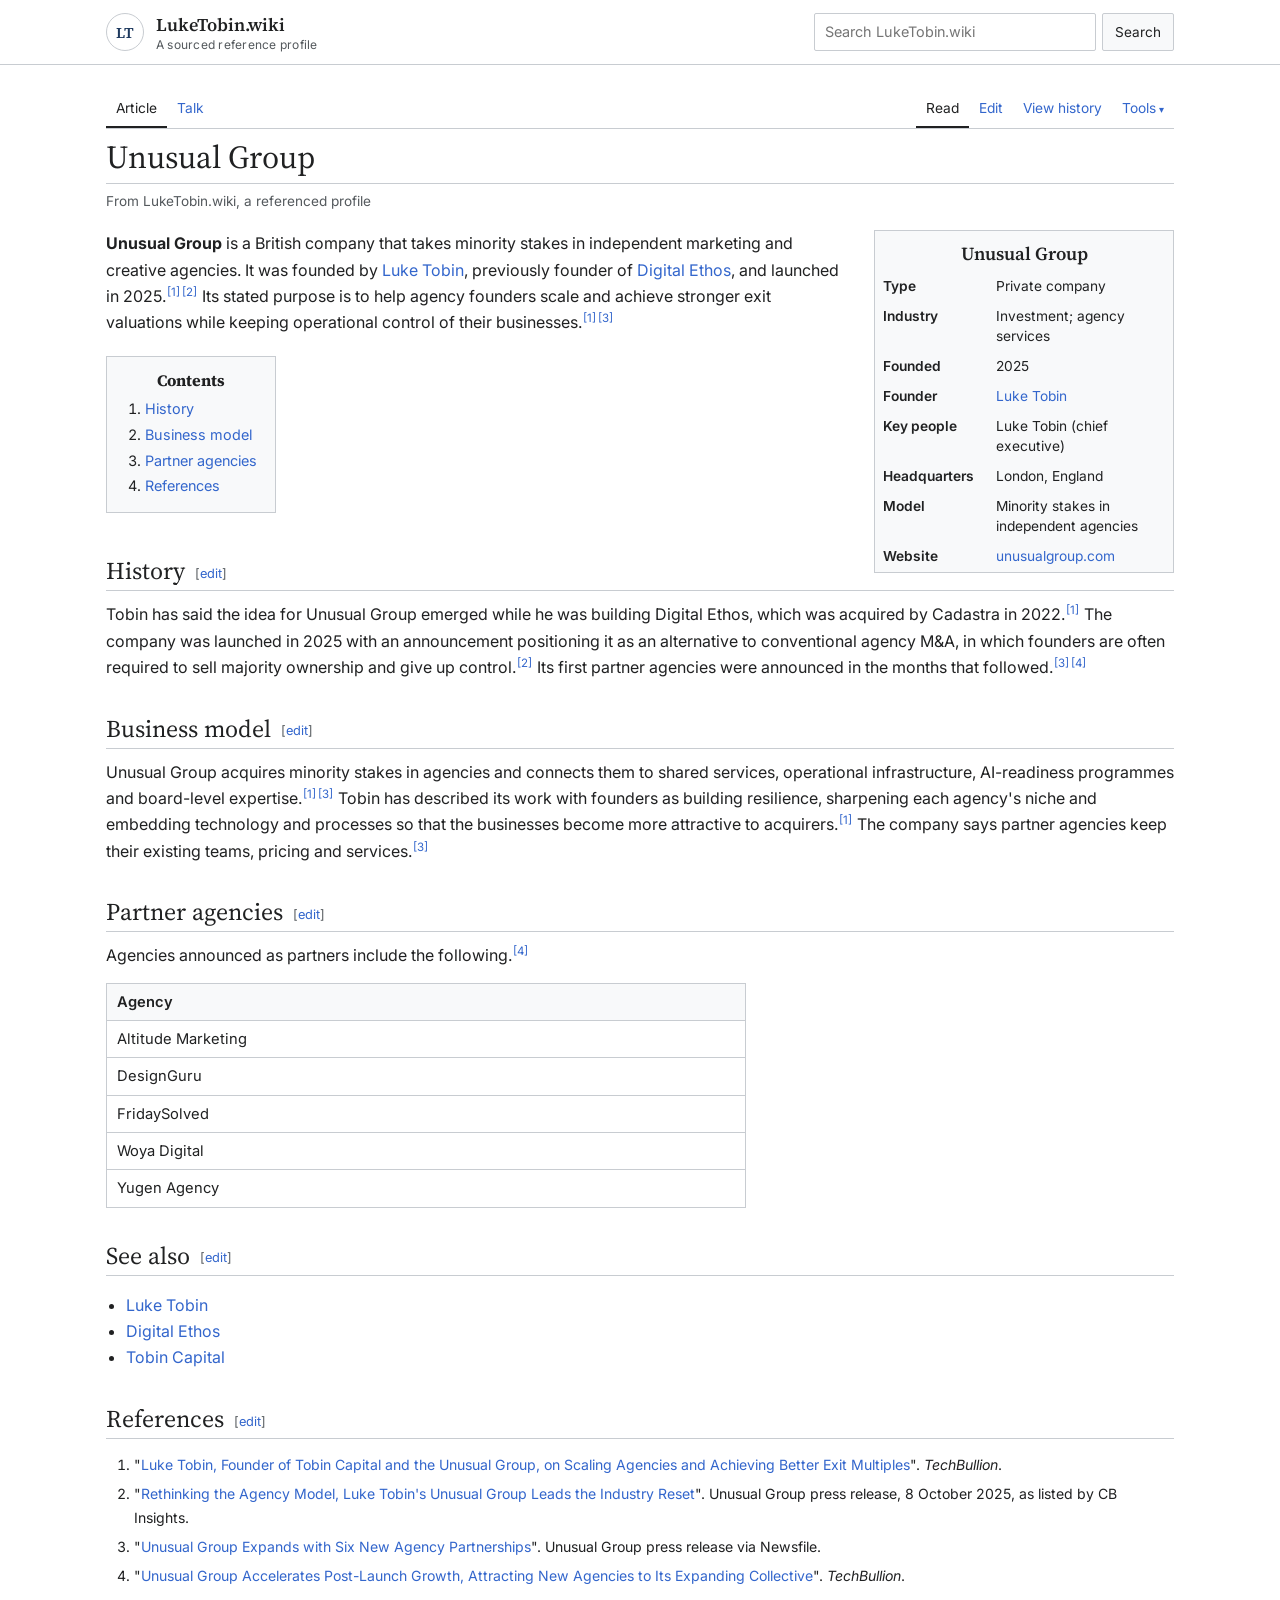
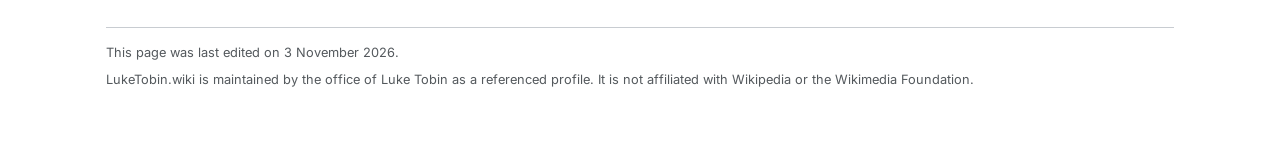
<file: unusual-group.html>
<!doctype html>
<html lang="en-GB">
<head>
<meta charset="utf-8">
<meta name="viewport" content="width=device-width, initial-scale=1">
<title>Unusual Group — Minority Investor in Marketing and Creative Agencies | LukeTobin.wiki</title>
<meta name="description" content="Unusual Group is a UK company founded by Luke Tobin in 2025 that takes minority stakes in independent marketing and creative agencies and provides shared infrastructure and strategic support.">
<link rel="canonical" href="https://luketobin.wiki/unusual-group">
<meta property="og:type" content="article">
<meta property="og:site_name" content="LukeTobin.wiki">
<meta property="og:title" content="Unusual Group">
<meta property="og:description" content="UK company founded by Luke Tobin that takes minority stakes in independent marketing and creative agencies.">
<meta property="og:url" content="https://luketobin.wiki/unusual-group">
<link rel="icon" href="/favicon.ico" sizes="any">
<link rel="apple-touch-icon" href="/apple-touch-icon.png">
<meta name="theme-color" content="#1f3a5f">
<link rel="preconnect" href="https://fonts.googleapis.com">
<link rel="preconnect" href="https://fonts.gstatic.com" crossorigin>
<link href="https://fonts.googleapis.com/css2?family=Source+Serif+4:opsz,wght@8..60,400;8..60,600&family=Inter:wght@400;500;600&display=swap" rel="stylesheet">
<script type="application/ld+json">
{
  "@context": "https://schema.org",
  "@graph": [
    {
      "@type": "Organization",
      "@id": "https://luketobin.wiki/unusual-group#org",
      "name": "Unusual Group",
      "url": "https://www.unusualgroup.com/",
      "description": "UK company that takes minority stakes in independent marketing and creative agencies and provides shared infrastructure, AI enablement and board-level support.",
      "foundingDate": "2025",
      "founder": { "@id": "https://luketobin.wiki/#person" },
      "location": { "@type": "Place", "name": "London, England" },
      "sameAs": ["https://www.unusualgroup.com/"]
    },
    {
      "@type": "WebPage",
      "url": "https://luketobin.wiki/unusual-group",
      "name": "Unusual Group — LukeTobin.wiki",
      "inLanguage": "en-GB",
      "about": { "@id": "https://luketobin.wiki/unusual-group#org" },
      "isPartOf": { "@type": "WebSite", "url": "https://luketobin.wiki/", "name": "LukeTobin.wiki" },
      "dateModified": "2026-11-03"
    }
  ]
}
</script>
<link rel="stylesheet" href="/style.css">
</head>
<body>
<header class="top">
  <div class="top-inner">
    <div class="mark" aria-hidden="true">LT</div>
    <a class="site" href="/">LukeTobin.wiki<small>A sourced reference profile</small></a>
    <form class="search" role="search" action="https://www.google.com/search" method="get">
      <input type="hidden" name="as_sitesearch" value="luketobin.wiki">
      <input type="search" name="q" placeholder="Search LukeTobin.wiki" aria-label="Search LukeTobin.wiki" autocomplete="off">
      <button type="submit">Search</button>
    </form>
  </div>
</header>

<main>
<nav class="pagetabs" aria-label="Page views">
  <div class="tabgroup">
    <a class="tab active" href="/unusual-group" aria-current="page">Article</a>
    <a class="tab" href="https://luketobin.com/" title="Contact the office of Luke Tobin">Talk</a>
  </div>
  <div class="tabgroup">
    <a class="tab active" href="/unusual-group">Read</a>
    <a class="tab" href="https://github.com/luketobin1/luketobin-wiki/edit/main/unusual-group.html" title="Edit this page">Edit</a>
    <a class="tab" href="https://github.com/luketobin1/luketobin-wiki/commits/main/unusual-group.html" title="Past revisions of this page">View history</a>
    <details class="tools">
      <summary class="tab">Tools</summary>
      <div class="menu">
        <a href="https://github.com/luketobin1/luketobin-wiki/commits/main/unusual-group.html">Permanent link</a>
        <button type="button" data-cite>Cite this page</button>
        <button type="button" data-print>Download as PDF</button>
        <a href="/sitemap.xml">Page index</a>
      </div>
    </details>
  </div>
</nav>
<article>
<h1>Unusual Group</h1>
<p class="tagline">From LukeTobin.wiki, a referenced profile</p>

<aside class="infobox" aria-label="Summary">
  <table>
    <caption>Unusual Group</caption>
    <tr><th scope="row">Type</th><td>Private company</td></tr>
    <tr><th scope="row">Industry</th><td>Investment; agency services</td></tr>
    <tr><th scope="row">Founded</th><td>2025</td></tr>
    <tr><th scope="row">Founder</th><td><a href="/">Luke Tobin</a></td></tr>
    <tr><th scope="row">Key people</th><td>Luke Tobin (chief executive)</td></tr>
    <tr><th scope="row">Headquarters</th><td>London, England</td></tr>
    <tr><th scope="row">Model</th><td>Minority stakes in independent agencies</td></tr>
    <tr><th scope="row">Website</th><td><a href="https://www.unusualgroup.com/">unusualgroup.com</a></td></tr>
  </table>
</aside>

<p><b>Unusual Group</b> is a British company that takes minority stakes in independent marketing and creative agencies. It was founded by <a href="/">Luke Tobin</a>, previously founder of <a href="/digital-ethos">Digital Ethos</a>, and launched in 2025.<sup class="ref"><a href="#cite-1">[1]</a></sup><sup class="ref"><a href="#cite-2">[2]</a></sup> Its stated purpose is to help agency founders scale and achieve stronger exit valuations while keeping operational control of their businesses.<sup class="ref"><a href="#cite-1">[1]</a></sup><sup class="ref"><a href="#cite-3">[3]</a></sup></p>

<nav class="toc" aria-label="Contents">
  <strong>Contents</strong>
  <ol>
    <li><a href="#history">History</a></li>
    <li><a href="#model">Business model</a></li>
    <li><a href="#partners">Partner agencies</a></li>
    <li><a href="#references">References</a></li>
  </ol>
</nav>

<h2 id="history">History<span class="editsection">[<a href="https://github.com/luketobin1/luketobin-wiki/edit/main/unusual-group.html" title="Edit section: History">edit</a>]</span></h2>
<p>Tobin has said the idea for Unusual Group emerged while he was building Digital Ethos, which was acquired by Cadastra in 2022.<sup class="ref"><a href="#cite-1">[1]</a></sup> The company was launched in 2025 with an announcement positioning it as an alternative to conventional agency M&amp;A, in which founders are often required to sell majority ownership and give up control.<sup class="ref"><a href="#cite-2">[2]</a></sup> Its first partner agencies were announced in the months that followed.<sup class="ref"><a href="#cite-3">[3]</a></sup><sup class="ref"><a href="#cite-4">[4]</a></sup></p>

<h2 id="model">Business model<span class="editsection">[<a href="https://github.com/luketobin1/luketobin-wiki/edit/main/unusual-group.html" title="Edit section: Business model">edit</a>]</span></h2>
<p>Unusual Group acquires minority stakes in agencies and connects them to shared services, operational infrastructure, AI-readiness programmes and board-level expertise.<sup class="ref"><a href="#cite-1">[1]</a></sup><sup class="ref"><a href="#cite-3">[3]</a></sup> Tobin has described its work with founders as building resilience, sharpening each agency's niche and embedding technology and processes so that the businesses become more attractive to acquirers.<sup class="ref"><a href="#cite-1">[1]</a></sup> The company says partner agencies keep their existing teams, pricing and services.<sup class="ref"><a href="#cite-3">[3]</a></sup></p>

<h2 id="partners">Partner agencies<span class="editsection">[<a href="https://github.com/luketobin1/luketobin-wiki/edit/main/unusual-group.html" title="Edit section: Partner agencies">edit</a>]</span></h2>
<p>Agencies announced as partners include the following.<sup class="ref"><a href="#cite-4">[4]</a></sup></p>
<table class="data">
  <tr><th scope="col">Agency</th></tr>
  <tr><td>Altitude Marketing</td></tr>
  <tr><td>DesignGuru</td></tr>
  <tr><td>FridaySolved</td></tr>
  <tr><td>Woya Digital</td></tr>
  <tr><td>Yugen Agency</td></tr>
</table>

<h2 id="see-also">See also<span class="editsection">[<a href="https://github.com/luketobin1/luketobin-wiki/edit/main/unusual-group.html" title="Edit section: See also">edit</a>]</span></h2>
<ul class="links">
  <li><a href="/">Luke Tobin</a></li>
  <li><a href="/digital-ethos">Digital Ethos</a></li>
  <li><a href="/tobin-capital">Tobin Capital</a></li>
</ul>

<h2 id="references">References<span class="editsection">[<a href="https://github.com/luketobin1/luketobin-wiki/edit/main/unusual-group.html" title="Edit section: References">edit</a>]</span></h2>
<ol class="refs">
  <li id="cite-1">"<a href="https://techbullion.com/luke-tobin-founder-of-tobin-capital-and-the-unusual-group-on-scaling-agencies-and-achieving-better-exit-multiples/">Luke Tobin, Founder of Tobin Capital and the Unusual Group, on Scaling Agencies and Achieving Better Exit Multiples</a>". <i>TechBullion</i>.</li>
  <li id="cite-2">"<a href="https://www.cbinsights.com/company/digital-ethos">Rethinking the Agency Model, Luke Tobin's Unusual Group Leads the Industry Reset</a>". Unusual Group press release, 8 October 2025, as listed by CB Insights.</li>
  <li id="cite-3">"<a href="https://www.newsfilecorp.com/release/270129">Unusual Group Expands with Six New Agency Partnerships</a>". Unusual Group press release via Newsfile.</li>
  <li id="cite-4">"<a href="https://techbullion.com/unusual-group-accelerates-post-launch-growth-attracting-new-agencies-to-its-expanding-collective/">Unusual Group Accelerates Post-Launch Growth, Attracting New Agencies to Its Expanding Collective</a>". <i>TechBullion</i>.</li>
</ol>
</article>

<footer>
  <p>This page was last edited on 3 November 2026.</p>
  <p>LukeTobin.wiki is maintained by the office of Luke Tobin as a referenced profile. It is not affiliated with Wikipedia or the Wikimedia Foundation.</p>
</footer>
</main>
<dialog class="cite" id="cite-dialog"><h2>Cite this page</h2><p id="cite-text"></p><form method="dialog"><button>Close</button></form></dialog>
<script src="/site.js" defer></script>
</body>
</html>
</file>
<file: style.css>
:root{
  --bg:#ffffff; --paper:#ffffff; --ink:#202122; --muted:#54595d; --rule:#c8ccd1; --soft:#f8f9fa;
  --link:#3366cc; --link-visited:#795cb2; --accent:#1f3a5f;
  --serif:'Source Serif 4', Georgia, 'Times New Roman', serif;
  --sans:'Inter', -apple-system, BlinkMacSystemFont, 'Segoe UI', Arial, sans-serif;
}
@media (prefers-color-scheme: dark){
  :root:not([data-theme="light"]){
    --bg:#101418; --paper:#101418; --ink:#eaecf0; --muted:#a2a9b1; --rule:#3a3f45; --soft:#1b2127;
    --link:#88a3e8; --link-visited:#a990dd; --accent:#9fb7da;
  }
}
:root[data-theme="dark"]{
  --bg:#101418; --paper:#101418; --ink:#eaecf0; --muted:#a2a9b1; --rule:#3a3f45; --soft:#1b2127;
  --link:#88a3e8; --link-visited:#a990dd; --accent:#9fb7da;
}
*{box-sizing:border-box}
html{-webkit-text-size-adjust:100%}
body{margin:0;background:var(--bg);color:var(--ink);font:16px/1.65 var(--sans)}
a{color:var(--link);text-decoration:none}
a:visited{color:var(--link-visited)}
a:hover{text-decoration:underline}

.top{border-bottom:1px solid var(--rule);background:var(--paper)}
.top-inner{max-width:1100px;margin:0 auto;padding:12px 16px;display:flex;align-items:center;gap:12px}
.mark{width:38px;height:38px;border:1px solid var(--rule);border-radius:50%;display:grid;place-items:center;font:600 15px var(--serif);color:var(--accent);flex:none}
.site{font:600 18px var(--serif);color:var(--ink)}
.site small{display:block;font:400 12px var(--sans);color:var(--muted);letter-spacing:.02em}

main{max-width:1100px;margin:0 auto;padding:20px 16px 48px}
h1{font:400 2rem/1.25 var(--serif);margin:8px 0 2px;border-bottom:1px solid var(--rule);padding-bottom:6px}
.tagline{color:var(--muted);font-size:.85rem;margin:6px 0 18px}
h2{font:400 1.5rem/1.3 var(--serif);border-bottom:1px solid var(--rule);margin:32px 0 10px;padding-bottom:4px}
h3{font:600 1.05rem/1.4 var(--sans);margin:22px 0 6px}
p{margin:0 0 14px}
sup.ref{font-size:.72em;line-height:0;white-space:nowrap}
sup.ref a{padding:0 1px}

/* Infobox */
.infobox{float:right;width:300px;margin:0 0 18px 24px;border:1px solid var(--rule);background:var(--soft);font-size:.86rem;line-height:1.45}
.infobox caption{caption-side:top;font:600 1.15rem var(--serif);padding:10px 8px 6px;text-align:center}
.infobox table{width:100%;border-collapse:collapse;table-layout:fixed}
.infobox td{overflow-wrap:anywhere}
.infobox th,.infobox td{padding:5px 8px;vertical-align:top;text-align:left}
.infobox th{width:38%;font-weight:600}
.infobox .sec{background:color-mix(in srgb,var(--accent) 12%,transparent);text-align:center;font-weight:600}
.infobox td.portrait{padding:10px 8px 4px;text-align:center}
.portrait img{max-width:100%;height:auto;display:block;margin:0 auto}
.portrait .ph{width:220px;max-width:100%;aspect-ratio:4/5;margin:0 auto;border:1px dashed var(--rule);display:grid;place-items:center;color:var(--muted);font:400 2.4rem var(--serif)}
.portrait figcaption{font-size:.8rem;color:var(--muted);margin-top:6px}

/* Contents */
.toc{display:inline-block;border:1px solid var(--rule);background:var(--soft);padding:10px 18px 12px;margin:6px 0 10px;font-size:.9rem}
.toc strong{display:block;text-align:center;font-family:var(--serif);font-size:1rem;margin-bottom:4px}
.toc ol{margin:0;padding-left:20px}
.toc li{margin:2px 0}

table.data{border-collapse:collapse;margin:8px 0 18px;font-size:.92rem;width:100%;max-width:640px}
table.data th,table.data td{border:1px solid var(--rule);padding:6px 10px;text-align:left;vertical-align:top}
table.data th{background:var(--soft);font-weight:600}

ol.refs{font-size:.88rem;padding-left:28px}
ol.refs li{margin:0 0 6px}
ol.refs li:target{background:color-mix(in srgb,var(--link) 14%,transparent)}
ul.links{padding-left:20px}
.note{font-size:.85rem;color:var(--muted);border-left:3px solid var(--rule);padding:4px 0 4px 12px;margin:10px 0 16px}

footer{border-top:1px solid var(--rule);margin-top:40px;padding-top:14px;font-size:.8rem;color:var(--muted);clear:both}
footer p{margin:0 0 6px}

@media (max-width:760px){
  .infobox{float:none;width:100%;margin:0 0 18px 0}
  h1{font-size:1.7rem}
  table.data{display:block;overflow-x:auto}
}

/* Page tabs, search and edit links */
.top-inner{flex-wrap:wrap}
.search{margin-left:auto;display:flex;gap:6px;flex:1 1 220px;max-width:360px}
.search input{flex:1;min-width:0;font:inherit;font-size:.9rem;padding:6px 10px;border:1px solid var(--rule);border-radius:2px;background:var(--bg);color:var(--ink)}
.search button{font:inherit;font-size:.85rem;padding:6px 12px;border:1px solid var(--rule);border-radius:2px;background:var(--soft);color:var(--ink);cursor:pointer}
.pagetabs{display:flex;flex-wrap:wrap;justify-content:space-between;column-gap:12px;border-bottom:1px solid var(--rule);margin:4px 0 0;font-size:.86rem}
.tabgroup{display:flex;align-items:flex-end;white-space:nowrap}
.tab{display:block;padding:8px 10px 6px;color:var(--link);border-bottom:2px solid transparent;cursor:pointer;list-style:none}
.tab::-webkit-details-marker{display:none}
.tab.active{color:var(--ink);border-bottom-color:var(--ink)}
.tools{position:relative}
.tools summary::after{content:" \25BE";font-size:.75em}
.tools .menu{position:absolute;right:0;top:100%;z-index:10;min-width:190px;background:var(--bg);border:1px solid var(--rule);box-shadow:0 4px 14px rgba(0,0,0,.15);padding:6px 0;display:flex;flex-direction:column}
.tools .menu a,.tools .menu button{display:block;text-align:left;padding:6px 14px;font:inherit;font-size:.86rem;color:var(--link);background:none;border:0;cursor:pointer;white-space:nowrap}
.tools .menu a:hover,.tools .menu button:hover{background:var(--soft);text-decoration:none}
.editsection{font:400 .8rem var(--sans);margin-left:10px;color:var(--muted);white-space:nowrap;vertical-align:middle}
dialog.cite{border:1px solid var(--rule);background:var(--bg);color:var(--ink);max-width:min(560px,92vw);padding:18px 20px}
dialog.cite h2{margin-top:0;font-size:1.2rem}
dialog.cite p{font-size:.9rem;user-select:all}
dialog.cite button{font:inherit;padding:6px 14px;border:1px solid var(--rule);background:var(--soft);color:var(--ink);cursor:pointer}
@media (max-width:760px){.search{max-width:none;margin-left:0;flex-basis:100%}.pagetabs{font-size:.8rem;column-gap:4px}.tab{padding:8px 5px 6px}}
@media print{.pagetabs,.search,.editsection,.top{display:none}}

/* On-site search suggestions */
.search{position:relative}
.suggest{position:absolute;left:0;right:0;top:100%;margin:4px 0 0;padding:4px 0;list-style:none;background:var(--bg);border:1px solid var(--rule);box-shadow:0 6px 18px rgba(0,0,0,.18);z-index:20;max-height:70vh;overflow-y:auto}
.suggest li a{display:block;padding:7px 12px;color:var(--ink)}
.suggest li a:hover,.suggest li.on a{background:var(--soft);text-decoration:none}
.suggest b{display:block;font-weight:600;font-size:.9rem}
.suggest small{display:block;color:var(--muted);font-size:.78rem}
.suggest li.none{padding:8px 12px;color:var(--muted);font-size:.85rem}

/* Sticky header on wider screens; anchor offset; target highlight */
h2[id],h3[id]{scroll-margin-top:12px}
@media (min-width:761px){.top{position:sticky;top:0;z-index:30}h2[id],h3[id]{scroll-margin-top:84px}}
@keyframes flash{0%{background:color-mix(in srgb,var(--link) 22%,transparent)}100%{background:transparent}}
.flash{animation:flash 2s ease-out 1}

.isbn{white-space:nowrap}
@media (max-width:520px){table.data .isbn{display:none}}
</file>
